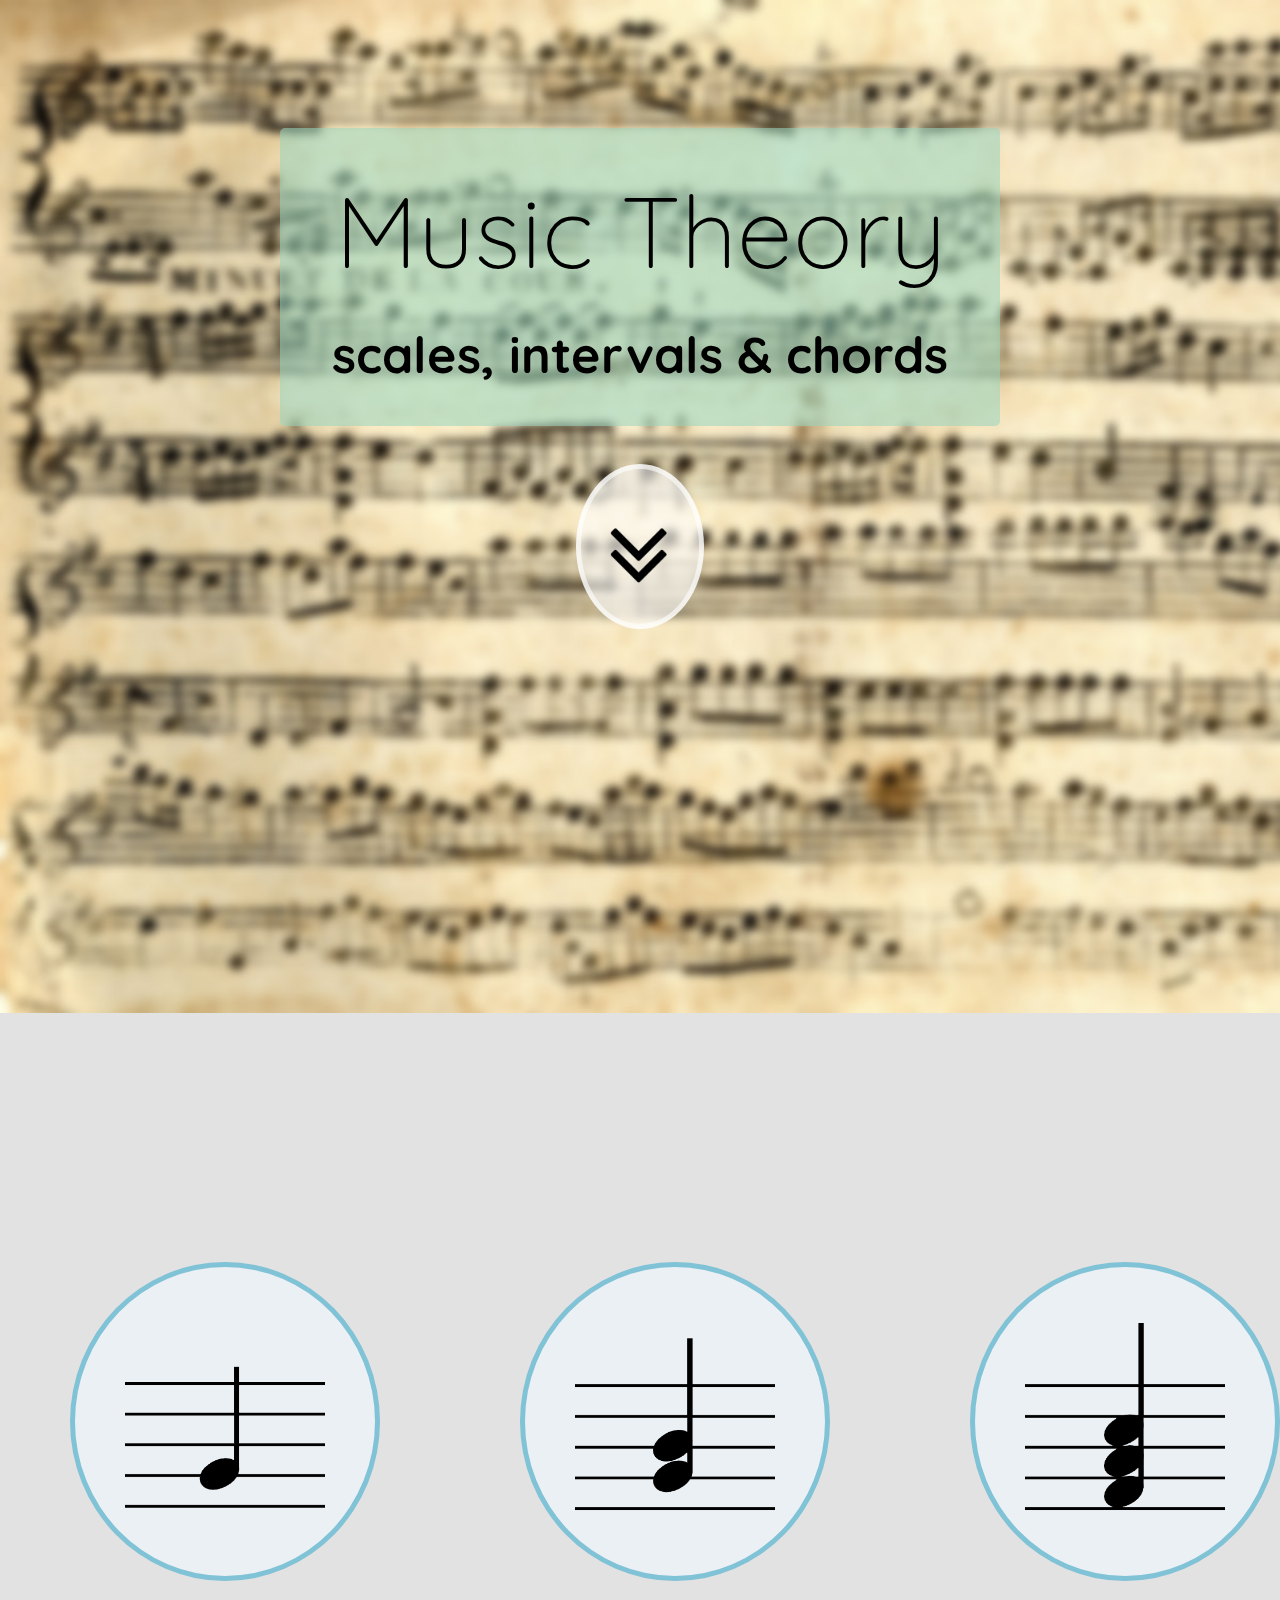
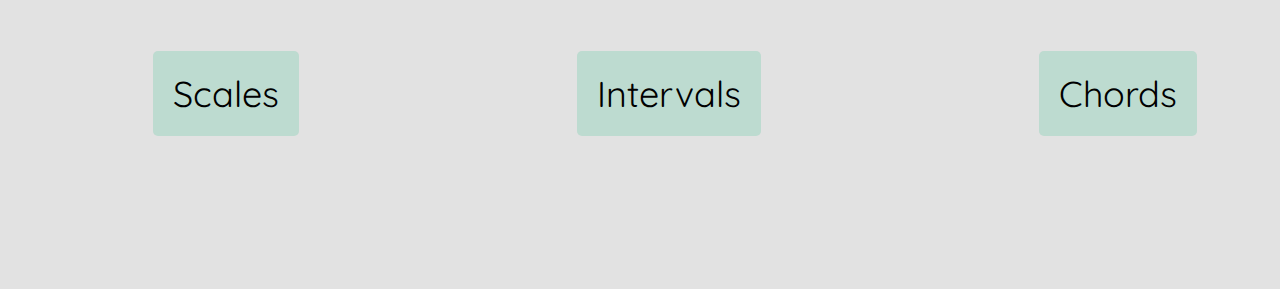
<file: index.html>
<!DOCTYPE html>
<html>
<head>
	<title>Music Theory Basics</title>
	<link rel="stylesheet" type="text/css" href="css/style.css">
	<link rel="stylesheet" type="text/css" href="css/home.css">
	<script src="https://ajax.googleapis.com/ajax/libs/jquery/3.3.1/jquery.min.js"></script>
	<script type="text/javascript" src="scripts/main.js"></script>
	<link href="https://fonts.googleapis.com/css?family=Quicksand" rel="stylesheet">
</head>
<body>
	<div class="landing">
		<div id="intro_text" class="backg">
			<h1 id="title">Music Theory</h1>
			<h2 id="title2">scales, intervals &amp; chords</h2>
		</div>
		<button id="arrow">
			<img id="dim_arrow" src="images/arrow.png" alt="arrow pointing down">
		</button>
	</div>
	<div class="rest" id="scroll">
		<div class="container one">
			<a id="scales" href="templates/scales.html">
				<img src="images/note.png" alt="single G note">
			</a>
			<a id="intervals" href="templates/intervals.html">
				<img src="images/interval.png" alt="G B interval">
			</a>
			<a id="chords" href="templates/chords.html">
				<img src="images/chord.png" alt="F chord">
			</a>
		</div>
		<div class="container two">
			<div>
				Scales
			</div>
			<div>
				Intervals
			</div>
			<div>
				Chords
			</div>
		</div>
	</div>	
</body>
</html>
</file>
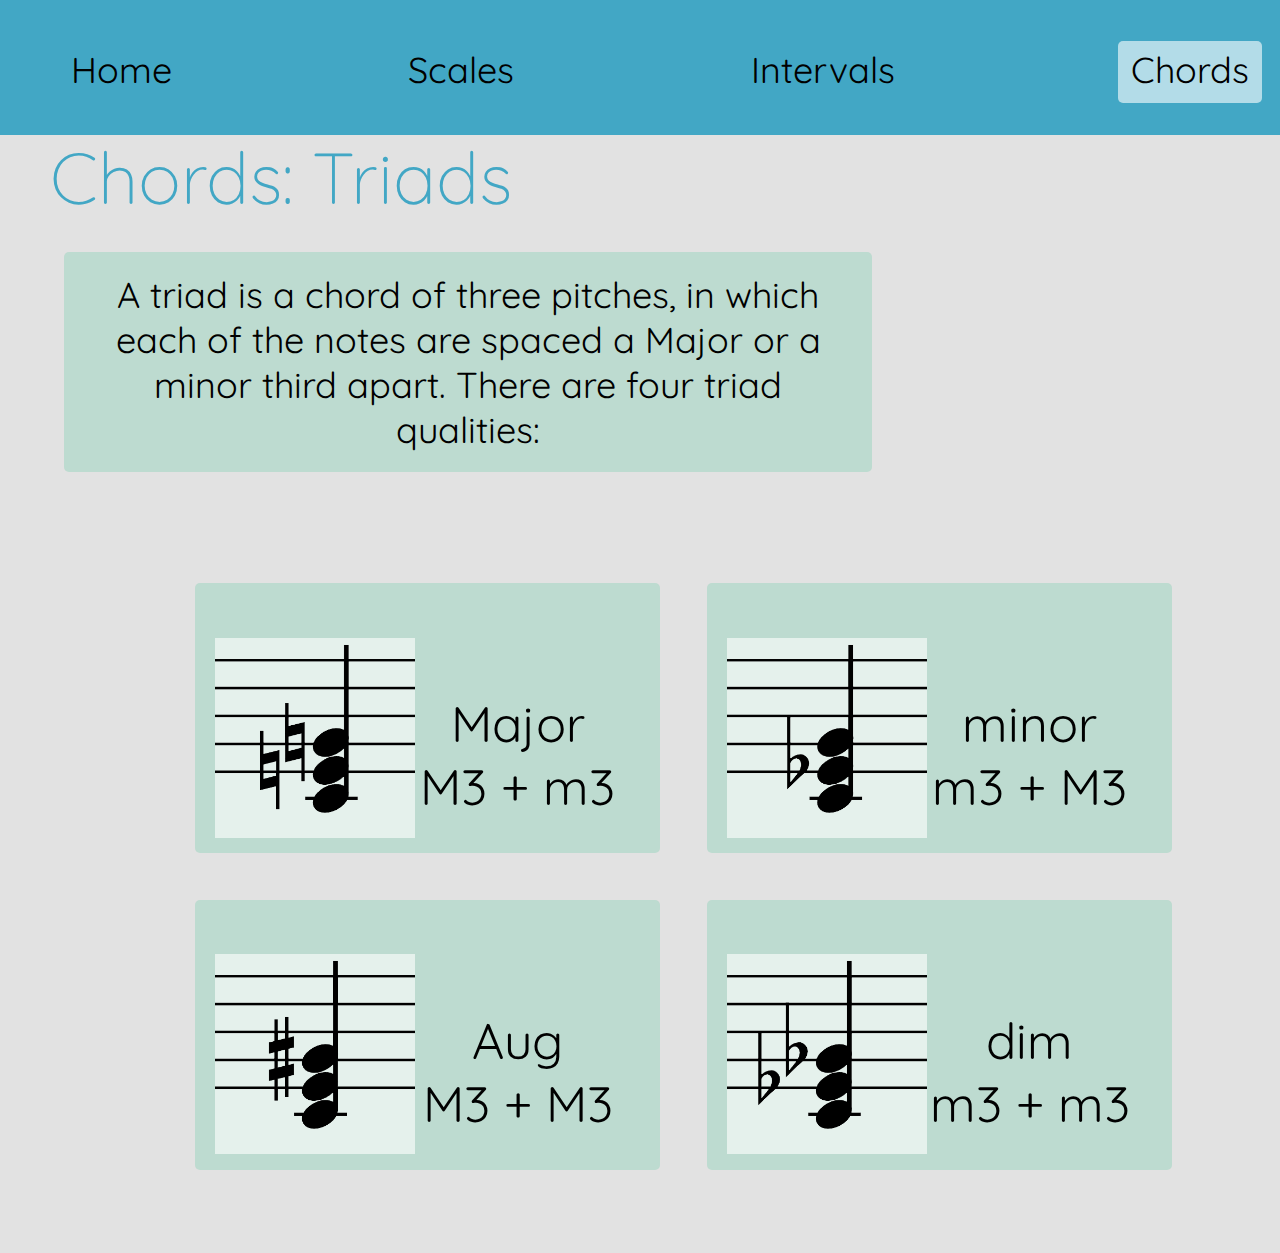
<file: templates/chords.html>
<!DOCTYPE html>
<html>
<head>
	<title>Chords</title>
	<link rel="stylesheet" type="text/css" href="../css/style.css">
	<link rel="stylesheet" type="text/css" href="../css/chords.css">
	<link href="https://fonts.googleapis.com/css?family=Quicksand" rel="stylesheet">
</head>
<body>
	<div id="menu_bar">
		<a href="../index.html#scroll">Home</a>
		<a href="scales.html">Scales</a>
		<a href="intervals.html">Intervals</a>
		<a id="checked" href="chords.html">Chords</a>
	</div>
	<div class="static">
		<h1>Chords: Triads</h1>
	</div>
	<div class="backg">
		A triad is a chord of three pitches, in which each of the notes are spaced a Major or a minor third apart.
		There are four triad qualities:	
	</div>
	<div class="container">
		<div id="column">
			<div id="major" class="backg">
				<img src="../images/cmaj.png">
				<div id="text">
					Major<br>
					M3 + m3
				</div>
			</div>
			<div id="augmented" class="backg">
				<img src="../images/caug.png">
				<div id="text">
					Aug<br>
					M3 + M3
				</div>
			</div>
		</div>
		<div id="column">
			<div id="minor" class="backg">
				<img src="../images/cmin.png">
				<div id="text">
					minor<br>
					m3 + M3
				</div>
			</div>
			<div id="diminished" class="backg">
				<img src="../images/cdim.png">
				<div id="text">
					dim<br>
					m3 + m3
				</div>
			</div>
		</div>
		
	</div>
</body>
</html>
</file>
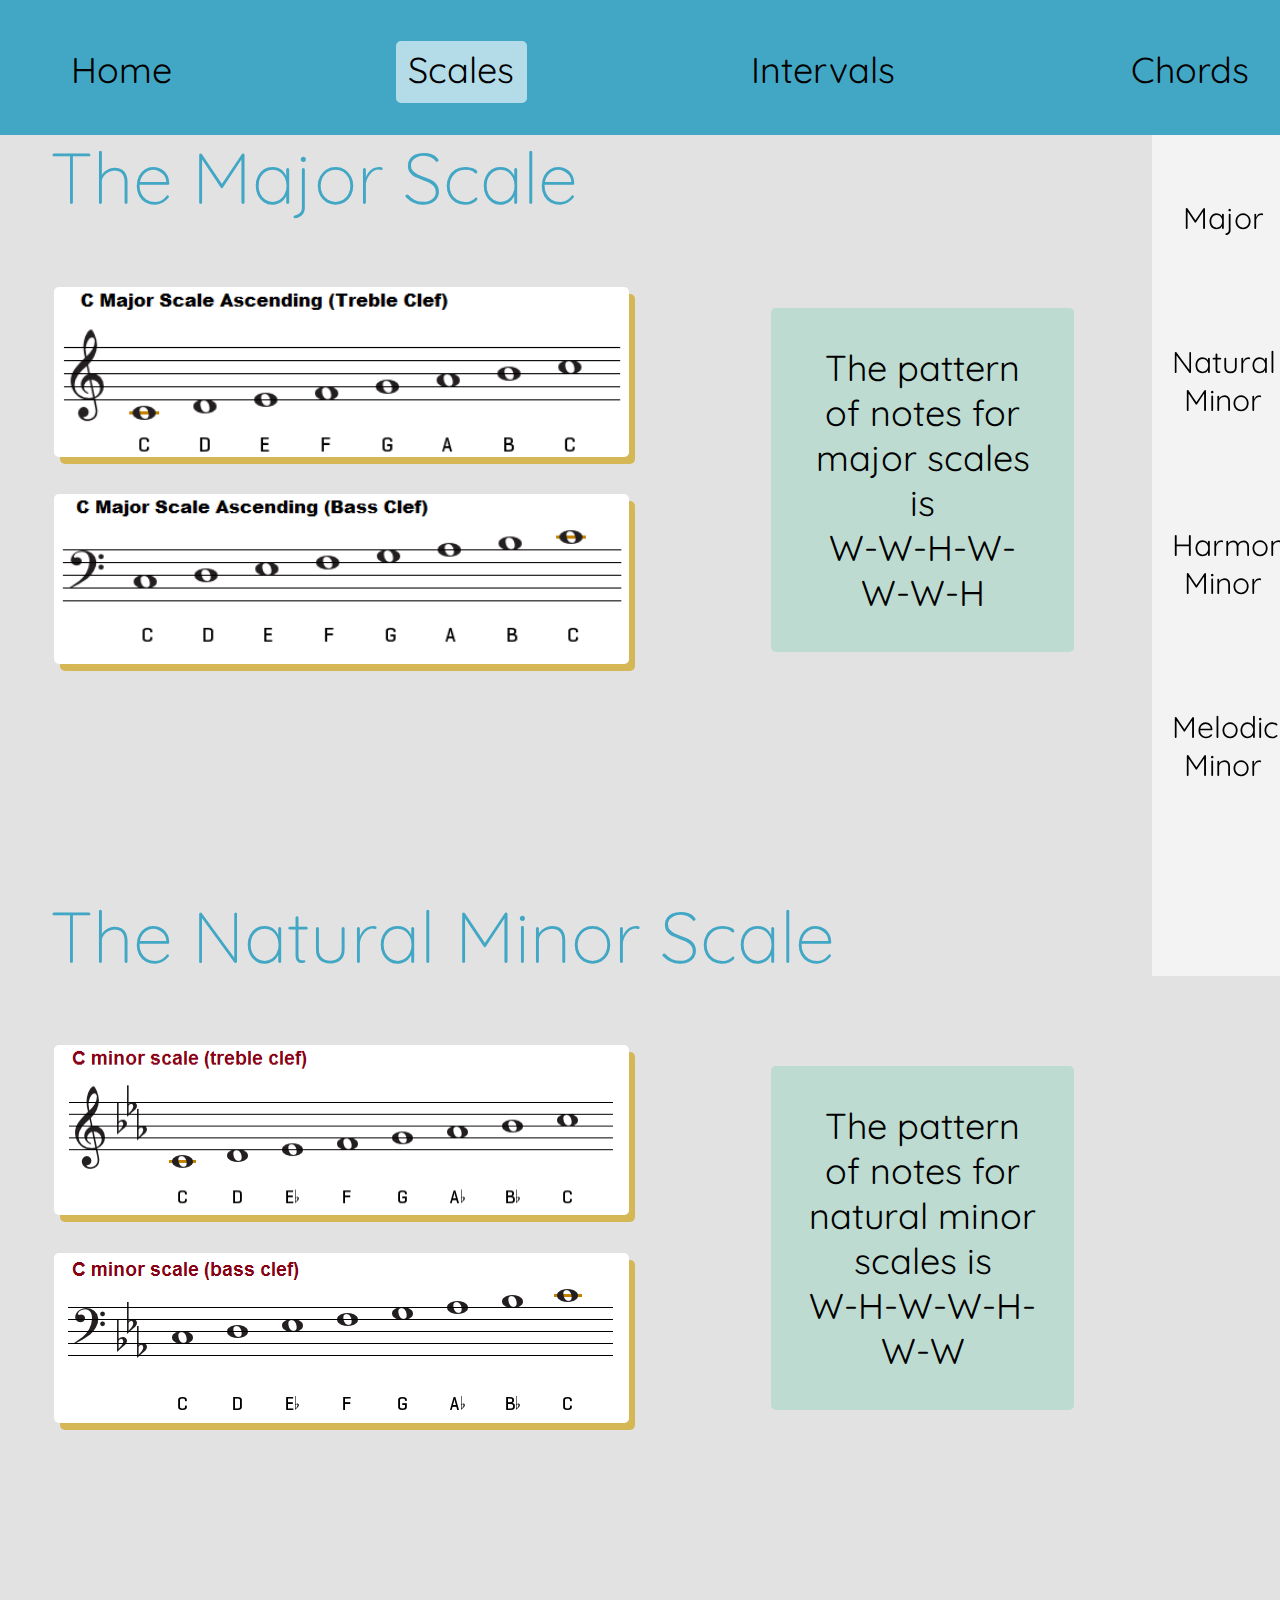
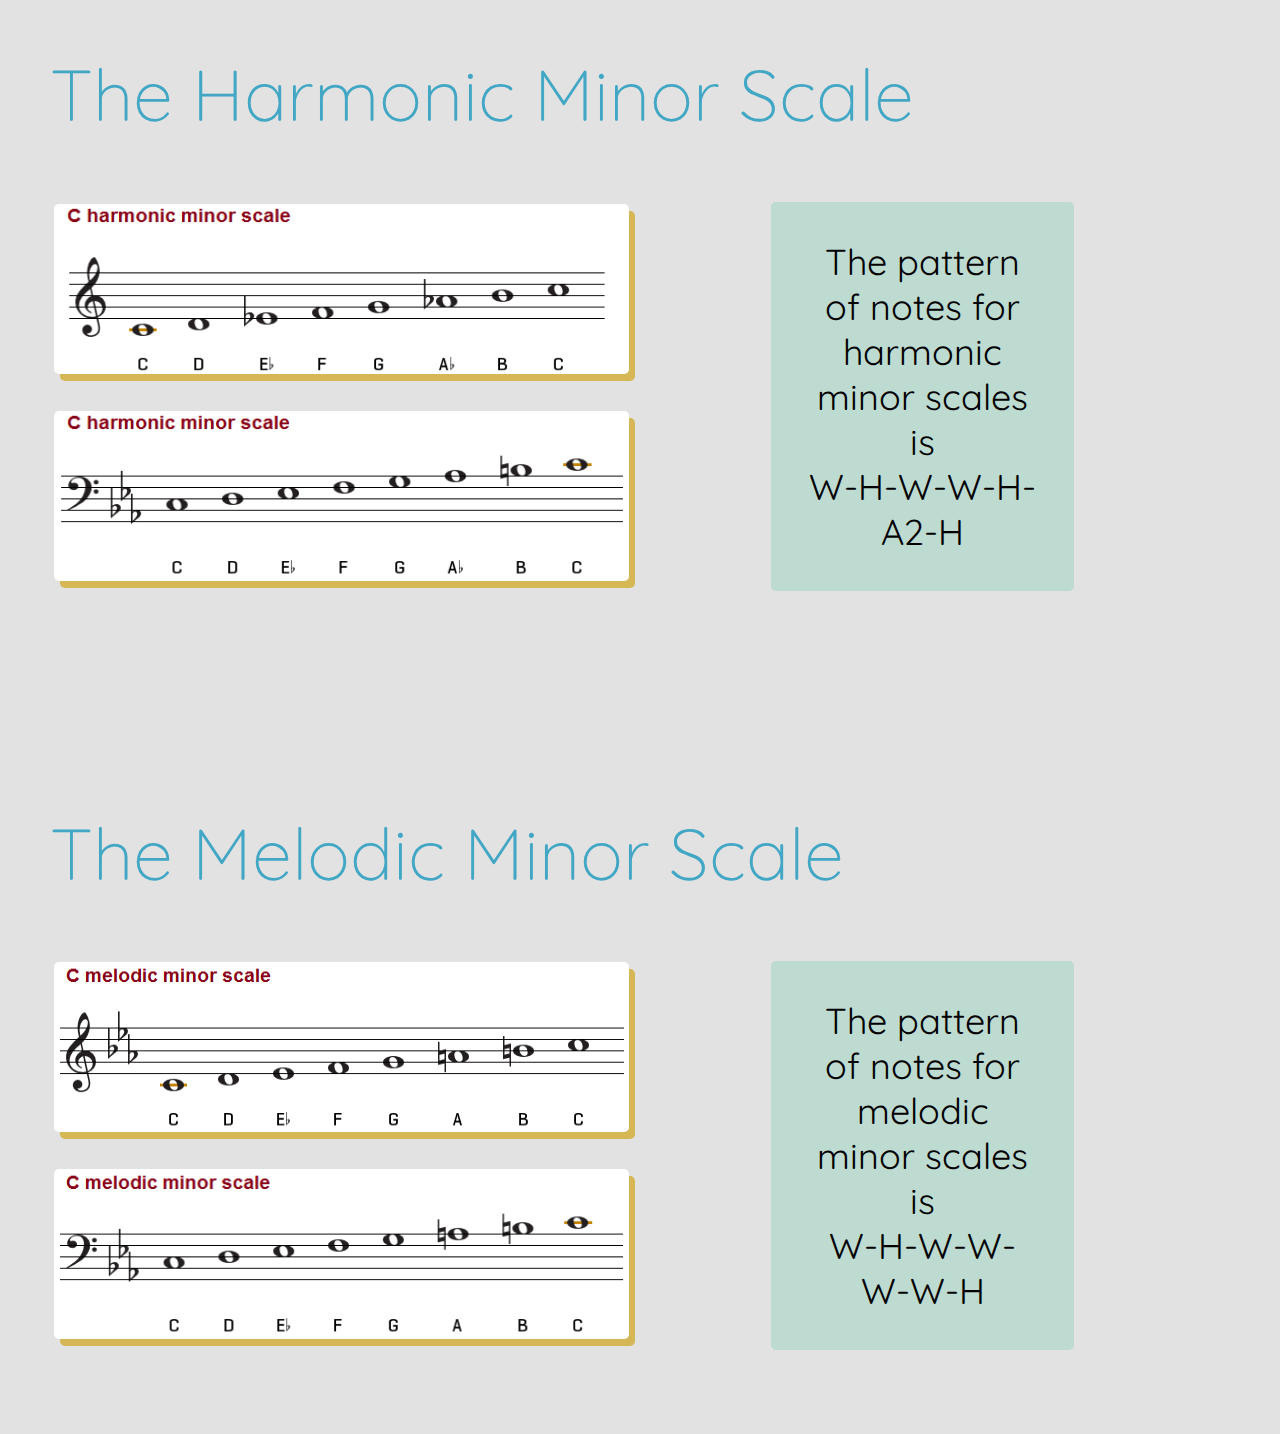
<file: templates/scales.html>
<!DOCTYPE html>
<html>
<head>
	<title>Scales</title>
	<link rel="stylesheet" type="text/css" href="../css/style.css">
	<link rel="stylesheet" type="text/css" href="../css/scales.css">
	<link href="https://fonts.googleapis.com/css?family=Quicksand" rel="stylesheet">
</head>
<body>
	<div id="menu_bar">
		<a href="../index.html#scroll">Home</a>
		<a id="checked" href="scales.html">Scales</a>
		<a href="intervals.html">Intervals</a>
		<a href="chords.html">Chords</a>
	</div>
	<div id="menu_bar2">
		<a href="#major">Major</a>
		<a href="#nat_minor">Natural Minor</a>
		<a href="#har_minor">Harmonic Minor</a>
		<a href="#mel_minor">Melodic Minor</a>
	</div>
	<div id="major" class="static">
		<h1>The Major Scale</h1>
		<div class="container">
			<div id="column">
				<img id="pic" src="../images/c-major-scale-on-treble-clef.png" alt="C Major Scale on Treble Clef">
				<img id="pic" src="../images/c-major-scale-on-bass-clef.png" alt="C Major Scale on Bass Clef">
			</div>
			<p class="backg">The pattern of notes for major scales is<br>W-W-H-W-W-W-H</p>
		</div>	
	</div>
	<div id="nat_minor" class="static">
		<h1>The Natural Minor Scale</h1>
		<div class="container">
			<div id="column">
				<img id="pic" src="../images/c-minor-scale-treble-clef.png" alt="C Natural Minor Scale on Treble Clef">
				<img id="pic" src="../images/c-minor-scale-bass-clef.png" alt="C Natural Minor Scale on Bass Clef">
			</div>
			<p class="backg">The pattern of notes for natural minor scales is<br>W-H-W-W-H-W-W</p>
		</div>
	</div>
	<div id="har_minor" class="static">
		<h1>The Harmonic Minor Scale</h1>
		<div class="container">
			<div id="column">	
				<img id="pic" src="../images/c-harmonic-minor-scale-on-treble-clef.png" alt="C Harmonic Minor Scale on Treble Clef">
				<img id="pic" src="../images/c-harmonic-minor-scale-on-bass-clef.png" alt="C Harmonic Minor Scale on Bass Clef">
			</div>
			<p class="backg">The pattern of notes for harmonic minor scales is<br>W-H-W-W-H-A2-H</p>
		</div>	
	</div>
	<div id="mel_minor" class="static">
		<h1>The Melodic Minor Scale</h1>
		<div class="container">	
			<div id="column">
				<img id="pic" src="../images/c-melodic-minor-scale-on-treble-clef.png" alt="C Melodic Minor Scale on Treble Clef">
				<img id="pic" src="../images/c-melodic-minor-scale-on-bass-clef.png" alt="C Melodic Minor Scale on Bass Clef">
			</div>
			<p class="backg">The pattern of notes for melodic minor scales is<br>W-H-W-W-W-W-H</p>
		</div>
	</div>
</body>
</body>
</html>
</file>
<file: css/style.css>
body{
	font-family: 'Quicksand', sans-serif;
	background-color: #e2e2e2;
	margin:0px;
	padding: 0px;
	position: static;
	width: 100%;
}

h1{
	font-size: 72px;
	color: #42a7c5ff;
	margin: 30px;
	font-weight: lighter;
}

h2{
	font-size: 50px;
	color: #80c2d6;
	margin: 30px;
}

div{
	font-size: 36px;
	padding: 20px;
}

a{
	font-size: 36px;
	color: #000000;
	text-decoration: none;
}

.container{
	display: flex;
	flex-direction: row;
	justify-content: center;
	margin: auto;
	position: static;
	padding: 0%;
}

#column{
	flex-direction: column;	
}

#menu_bar{
	height: 15%;
	display: flex;
	flex-direction: row;
	background-color: #42a7c5ff;
	position: fixed; 
	width: 100%;
	justify-content: space-between;
	padding-top: 0%;
	padding-bottom: 0%;
}

#checked{
	background-color: rgba(255, 255, 255, 0.6);
}

#menu_bar > a{
	height: 50px;
	position: relative;
	top: 30%;
	padding-right: 1%;
	padding-left: 1%;
	padding-top: 0.5%;
	padding-bottom: 0.5%;
	margin-right: 3%;
	margin-left: 3%;
	border-radius: 5px;
	transition: all 0.25s;
	display: inline-block;
}

#menu_bar>a:hover{
	background-color: rgba(255, 255, 255, 0.6);
}

.static{
	position: static;
	height: 100%;
	padding-top: 8%;
	padding-bottom: 4%;
}

em{
	text-decoration: underline; 
}
</file>
<file: css/home.css>
.intro{
	margin: 0px;
	padding: 0px;
}

.landing{
	width: 100%;
	height: 200%;
	background-image: url(../images/minuet_blur.jpg);
	background-size: cover;
	display: block;
	margin: 0px;
	position: static;
	display: flex;
	flex-direction: column;
	padding-right: 0px;
	padding-top: 10%;
    padding-left: 0%;
    padding-bottom: 30%;
    text-align: center;
}

.backg{
	width: 700px;
	background-color: rgba(152, 212, 190, 0.56);
	text-align: center;
	padding: 10px;
	border-radius: 5px;
	display: inline-block;
	margin: 0 auto;
}

#title{
	font-size: 100px;
	color: #000000;
}

#title2{
	color: #000000;
}

#dim_arrow{
	width: 100px;
	height: 100px;
	margin: 0 auto;
	position: relative;
	top: 37px;
}

#arrow{
    width: 10%;
    padding: 0px;
    padding-bottom: 4%;
    border-radius: 50%;
    border: 5px solid rgba(255, 255, 255, 0.6);
    margin-top: 3%;
    background-color: rgba(255, 255, 255, 0.6);
    display: inline-block;
    position: relative;
    left: 45%;
    transition: 0.5s;
}

#arrow:hover{
	background-color: #d5b756ff;
	border: 5px solid #000000; 
}

.rest{
	margin-top: 4%;
	width: 100%;
	height: 100%;
	padding-top: 10%;
	padding-bottom: 12%;
	padding-right: 0%;
	padding-left: 0%;
	display: flex;
	flex-direction: column;
	flex-wrap: wrap;
}

#choose{
	position: relative;
	text-align: center;
	color: #d5b756ff;
}	


.one > a{
	margin: 70px;
	background-color: #ebf0f4ff;
	padding: 50px;
	border-radius: 50%;
	border: 5px solid #80c2d6;
	position: relative;
	transition: all 0.5s;
}

.one > a:hover{
	background-color: #d5b756ff;
	border: 5px solid #000000;
	box-shadow: 6px 7px rgba(136, 136, 136, 0.74);
}

.two > div{
	margin-left: 28.5%;
	margin-right: 28.5%; 
	background-color: rgba(152, 212, 190, 0.5);
	border-radius: 5px;
	color: #000000;
}

#pic{
	width: 100%;
}

#scales > img{
	width: 200px;
	height: 200px;
}

#intervals> img{
	width: 200px;
	height: 200px;
}

#chords > img{
	width: 200px;
	height: 200px;
}
</file>
<file: css/chords.css>
#menu_bar{
	z-index: 10000;
}

.static{
	padding-bottom: 0%;
}

.backg{
	background-color: rgba(152, 212, 190, 0.5);
	text-align: center;
	border-radius: 5px;
	display: inline-block;	
	position: relative;
	top: 5%;
	left: 5%;
	width: 60%;
	height: 50%;
}

.container{
	width: 100%
	height: 100%;
	margin: 10%;
	margin-top: 3%; 
}

div > img{
	width: 200px;
	height: 200px;
	float: left;
	position: relative;
	background-color: rgba(255, 255, 255, 0.6);
	top: 15%;
}

#column{
	width: 50%;
}

#column > div{
	width: 90%;
	height: 40%;
	margin: 5%;
}

#text{
	position: relative;
	top: 30%;
	font-size: 50px;
</file>
<file: css/scales.css>
#menu_bar2{
	width: 8%;
	height: 65%;
	display: inline-block;
	display: flex;
	flex-direction: column;
	background-color: rgba(255, 255, 255, 0.6);
	position: fixed;
	top: 15%; 
	left: 90%;
	padding-right: 2%;
	padding-top: 5%;
	padding-bottom: 15%;
	justify-content: space-between;
}

#menu_bar > a{
	height: 50px;
	position: relative;
	top: 30%;
	padding-right: 1%;
	padding-left: 1%;
	padding-top: 0.5%;
	padding-bottom: 0.5%;
	margin-right: 3%;
	margin-left: 3%;
	border-radius: 5px;
	transition: all 0.25s;
	display: inline-block;
}

#menu_bar>a:hover{
	background-color: rgba(255, 255, 255, 0.6);
}

#menu_bar2>a{
	border-radius: 5px;
	text-align: center;
	font-size: 30px;
	transition: all 0.25s;
}

#menu_bar2>a:hover{
	background-color: rgba(213, 183, 86, 0.76);
}

.backg{
	background-color: rgba(152, 212, 190, 0.5);
	text-align: center;
	margin: auto;
	border-radius: 5px;
	width: 30%;
	padding: 3%;
	margin-right: 15%;
	display: inline-block;
}

#pic{
	margin: 2%;
	margin-right: 20%;
	width: 780px;
	height: 234px;
	box-shadow: 6px 7px #d5b756ff;
	border-radius: 5px;
	flex-direction: column;
	display: inline-block;
}

#column > img{
	width: 575px;
	height: 170px;
}
</file>
